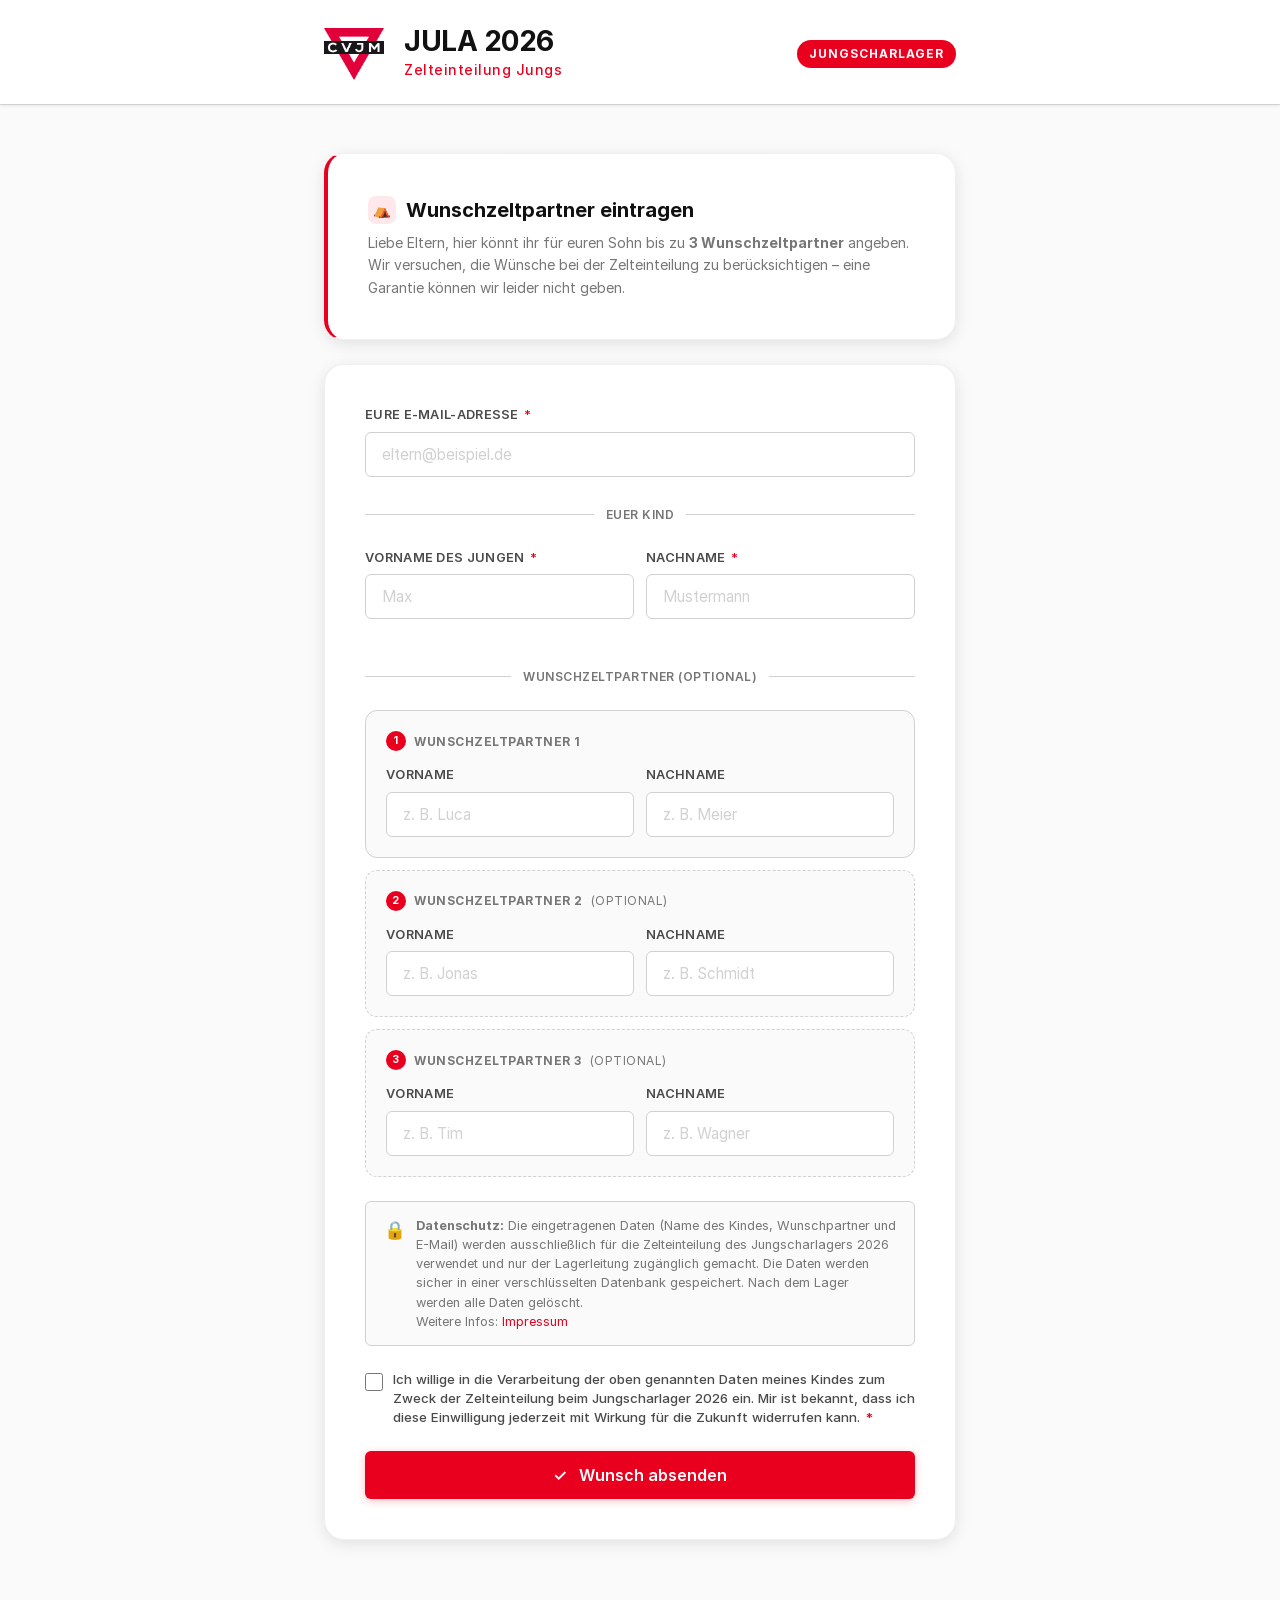
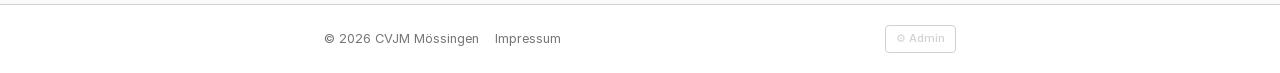
<file: index.html>
<!DOCTYPE html>
<html lang="de">
<head>
  <meta charset="UTF-8" />
  <meta name="viewport" content="width=device-width, initial-scale=1.0" />
  <title>JULA 2026 – Zelteinteilung Jungs | CVJM Mössingen</title>
  <meta name="description" content="Hier können Eltern Wunschzeltpartner für die Jungs beim Jungscharlager 2026 des CVJM Mössingen eintragen." />
  <meta name="robots" content="noindex, nofollow" />
  <link rel="stylesheet" href="css/style.css" />
</head>
<body class="page-wrapper">

  <!-- ============ HEADER ============ -->
  <header class="site-header">
    <div class="container">
      <div class="header-inner">
        <img src="assets/CVJM.png" alt="CVJM Mössingen Logo" class="header-logo" />
        <div class="header-text">
          <h1>JULA 2026</h1>
          <p class="subtitle">Zelteinteilung Jungs</p>
        </div>
        <div class="header-accent">Jungscharlager</div>
      </div>
    </div>
  </header>

  <!-- ============ MAIN ============ -->
  <main class="main-content">
    <div class="container">

      <!-- Einleitungstext -->
      <div class="card" style="margin-bottom: 24px; border-left: 4px solid var(--cvjm-red);">
        <div class="card__title">
          <span class="icon">⛺</span>
          Wunschzeltpartner eintragen
        </div>
        <p class="card__desc" style="margin-bottom:0;">
          Liebe Eltern, hier könnt ihr für euren Sohn bis zu <strong>3 Wunschzeltpartner</strong> angeben.
          Wir versuchen, die Wünsche bei der Zelteinteilung zu berücksichtigen – eine Garantie können wir leider nicht geben.

        </p>
      </div>

      <!-- Alertbox -->
      <div id="alert-box" class="alert hidden" role="alert" aria-live="polite"></div>

      <!-- Formular-Card -->
      <div class="card">

        <form id="wunsch-form" novalidate autocomplete="off">

          <!-- E-Mail -->
          <div class="form-group">
            <label for="email">Eure E-Mail-Adresse <span class="required">*</span></label>
            <input
              type="email"
              id="email"
              name="email"
              placeholder="eltern@beispiel.de"
              required
              autocomplete="email"
              inputmode="email"
            />
          </div>

          <!-- Divider -->
          <div class="form-divider">
            <span>Euer Kind</span>
          </div>

          <!-- Kind-Name -->
          <div class="form-row">
            <div class="form-group">
              <label for="vorname">Vorname des Jungen <span class="required">*</span></label>
              <input
                type="text"
                id="vorname"
                name="vorname"
                placeholder="Max"
                required
                autocomplete="off"
              />
            </div>
            <div class="form-group">
              <label for="nachname">Nachname <span class="required">*</span></label>
              <input
                type="text"
                id="nachname"
                name="nachname"
                placeholder="Mustermann"
                required
                autocomplete="off"
              />
            </div>
          </div>

          <!-- Divider -->
          <div class="form-divider">
            <span>Wunschzeltpartner (optional)</span>
          </div>

          <!-- Wunschpartner 1 -->
          <div class="partner-block">
            <div class="partner-block__label">
              <span class="partner-badge">1</span>
              Wunschzeltpartner 1
            </div>
            <div class="form-row">
              <div class="form-group" style="margin-bottom:0;">
                <label for="wunsch1-vorname">Vorname</label>
                <input
                  type="text"
                  id="wunsch1-vorname"
                  name="wunsch1-vorname"
                  placeholder="z. B. Luca"
                  autocomplete="off"
                />
              </div>
              <div class="form-group" style="margin-bottom:0;">
                <label for="wunsch1-nachname">Nachname</label>
                <input
                  type="text"
                  id="wunsch1-nachname"
                  name="wunsch1-nachname"
                  placeholder="z. B. Meier"
                  autocomplete="off"
                />
              </div>
            </div>
          </div>

          <!-- Wunschpartner 2 -->
          <div class="partner-block optional">
            <div class="partner-block__label">
              <span class="partner-badge">2</span>
              Wunschzeltpartner 2 <span style="font-weight:400;color:var(--gray-500)">(optional)</span>
            </div>
            <div class="form-row">
              <div class="form-group" style="margin-bottom:0;">
                <label for="wunsch2-vorname">Vorname</label>
                <input
                  type="text"
                  id="wunsch2-vorname"
                  name="wunsch2-vorname"
                  placeholder="z. B. Jonas"
                  autocomplete="off"
                />
              </div>
              <div class="form-group" style="margin-bottom:0;">
                <label for="wunsch2-nachname">Nachname</label>
                <input
                  type="text"
                  id="wunsch2-nachname"
                  name="wunsch2-nachname"
                  placeholder="z. B. Schmidt"
                  autocomplete="off"
                />
              </div>
            </div>
          </div>

          <!-- Wunschpartner 3 -->
          <div class="partner-block optional">
            <div class="partner-block__label">
              <span class="partner-badge">3</span>
              Wunschzeltpartner 3 <span style="font-weight:400;color:var(--gray-500)">(optional)</span>
            </div>
            <div class="form-row">
              <div class="form-group" style="margin-bottom:0;">
                <label for="wunsch3-vorname">Vorname</label>
                <input
                  type="text"
                  id="wunsch3-vorname"
                  name="wunsch3-vorname"
                  placeholder="z. B. Tim"
                  autocomplete="off"
                />
              </div>
              <div class="form-group" style="margin-bottom:0;">
                <label for="wunsch3-nachname">Nachname</label>
                <input
                  type="text"
                  id="wunsch3-nachname"
                  name="wunsch3-nachname"
                  placeholder="z. B. Wagner"
                  autocomplete="off"
                />
              </div>
            </div>
          </div>

          <!-- Datenschutzhinweis -->
          <div class="privacy-notice" role="note">
            <span style="font-size:1.1rem; flex-shrink:0;">🔒</span>
            <p>
              <strong>Datenschutz:</strong> Die eingetragenen Daten (Name des Kindes, Wunschpartner und E-Mail)
              werden ausschließlich für die Zelteinteilung des Jungscharlagers 2026 verwendet und
              nur der Lagerleitung zugänglich gemacht. Die Daten werden sicher in einer verschlüsselten Datenbank
              gespeichert. Nach dem Lager werden alle Daten gelöscht.
              <br>Weitere Infos: <a href="impressum.html">Impressum</a>
            </p>
          </div>

          <!-- DSGVO Einwilligung Checkbox -->
          <div class="form-group-checkbox">
            <input type="checkbox" id="privacy-consent" name="privacy-consent" required />
            <label for="privacy-consent">
              Ich willige in die Verarbeitung der oben genannten Daten meines Kindes zum Zweck der Zelteinteilung beim Jungscharlager 2026 ein. Mir ist bekannt, dass ich diese Einwilligung jederzeit mit Wirkung für die Zukunft widerrufen kann. <span class="required">*</span>
            </label>
          </div>

          <!-- Honeypot Feld für Spam-Schutz (für Menschen unsichtbar) -->
          <div style="display:none !important;" aria-hidden="true">
            <label for="confirm-phone-number">Bitte dieses Feld leer lassen:</label>
            <input type="text" id="confirm-phone-number" name="confirm-phone-number" tabindex="-1" autocomplete="off" />
          </div>

          <!-- Submit -->
          <button type="submit" id="submit-btn" class="btn btn--primary">
            <span class="btn-spinner"></span>
            <span class="btn-text">✓ &nbsp; Wunsch absenden</span>
          </button>

        </form>
      </div>

    </div>
  </main>

  <!-- ============ FOOTER ============ -->
  <footer class="site-footer">
    <div class="container">
      <div class="footer-inner">
        <div class="footer-left">
          <span class="footer-copy">© 2026 CVJM Mössingen</span>
          <a href="impressum.html" class="footer-link">Impressum</a>
        </div>
        <div class="footer-right">
          <a href="admin.html" class="btn--admin" title="Adminbereich">⚙ Admin</a>
        </div>
      </div>
    </div>
  </footer>

  <!-- ============ SCRIPTS ============ -->
  <!-- Firebase SDK (compat-Version, lokal gehostet für DSGVO-Konformität) -->
  <script src="js/libs/firebase-app-compat.js"></script>
  <script src="js/libs/firebase-firestore-compat.js"></script>
  <script src="js/libs/firebase-auth-compat.js"></script>

  <!-- App-Scripts -->
  <script src="js/firebase-config.js"></script>
  <script src="js/form.js"></script>

</body>
</html>
</file>
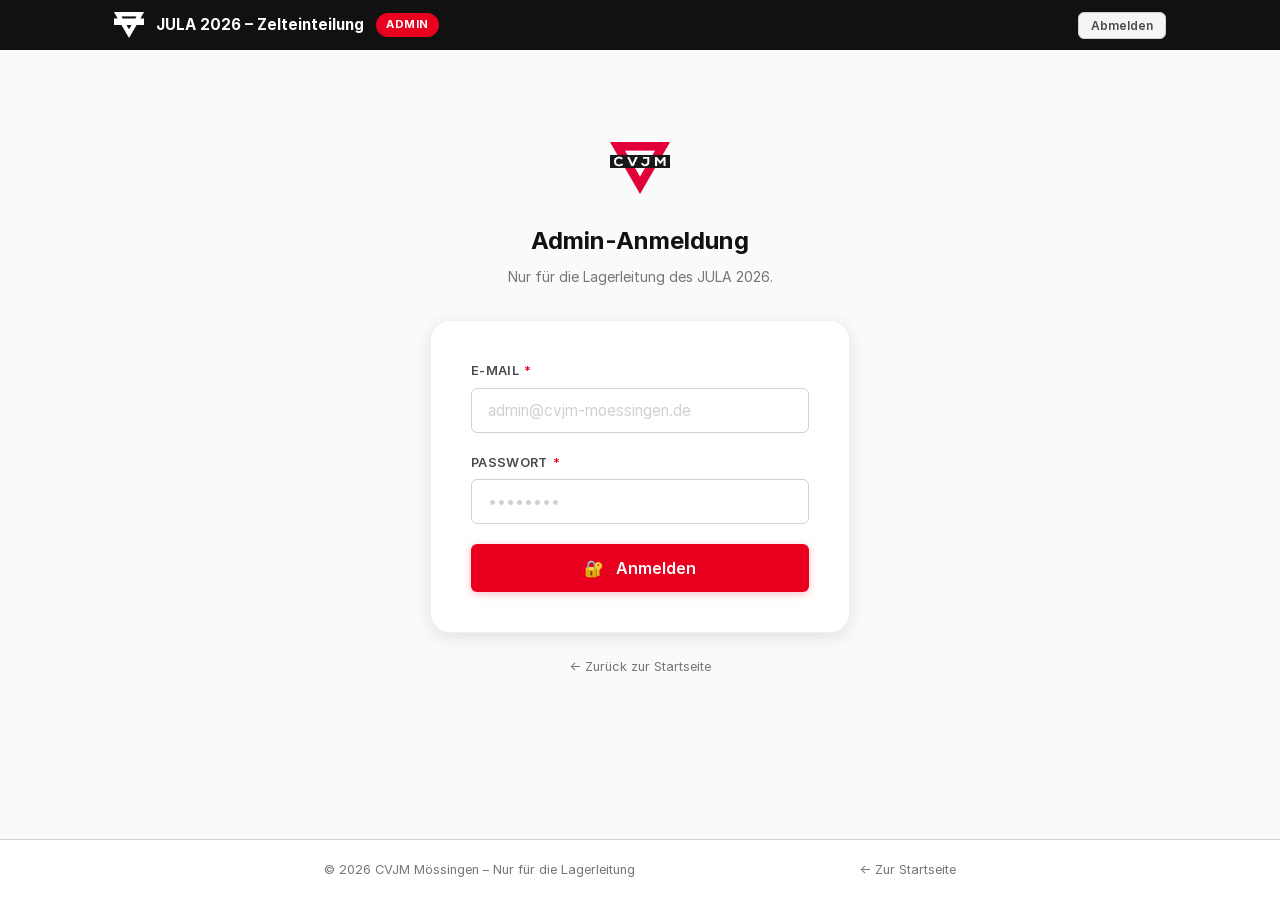
<file: admin.html>
<!DOCTYPE html>
<html lang="de">
<head>
  <meta charset="UTF-8" />
  <meta name="viewport" content="width=device-width, initial-scale=1.0" />
  <title>Adminbereich – JULA 2026 Zelteinteilung</title>
  <meta name="robots" content="noindex, nofollow" />
  <link rel="stylesheet" href="css/style.css" />
  <style>
    .admin-header-bar {
      background: var(--black);
      color: white;
      padding: 10px 0;
    }
    .admin-header-bar .container {
      display: flex;
      align-items: center;
      justify-content: space-between;
      gap: 12px;
    }
    .admin-badge {
      background: var(--cvjm-red);
      color: white;
      font-size: 0.7rem;
      font-weight: 700;
      padding: 3px 10px;
      border-radius: 100px;
      letter-spacing: 0.5px;
      text-transform: uppercase;
    }
    .admin-user-info {
      font-size: 0.8rem;
      color: #aaa;
      display: flex;
      align-items: center;
      gap: 10px;
    }
    #login-section.hidden,
    #dashboard-section.hidden {
      display: none;
    }
  </style>
</head>
<body class="page-wrapper" id="admin-page">

  <!-- ============ ADMIN HEADER BAR ============ -->
  <div class="admin-header-bar">
    <div class="container container--wide">
      <div style="display:flex;align-items:center;gap:12px;">
        <img src="assets/CVJM.png" alt="CVJM Logo" style="width:30px;height:30px;object-fit:contain;filter:brightness(0) invert(1);" />
        <span style="font-weight:700;font-size:0.95rem;">JULA 2026 – Zelteinteilung</span>
        <span class="admin-badge">Admin</span>
      </div>
      <div class="admin-user-info" id="admin-user-bar">
        <span id="admin-email-display"></span>
        <button id="logout-btn" class="btn btn--sm btn--secondary" style="padding:5px 12px;font-size:0.75rem;">Abmelden</button>
      </div>
    </div>
  </div>

  <!-- ============ MAIN ============ -->
  <main class="main-content" style="padding: 40px 0;">
    <div class="container container--wide">

      <!-- ======== LOGIN ======== -->
      <section id="login-section">
        <div class="admin-login-wrapper">
          <div class="admin-login-header">
            <img src="assets/CVJM.png" alt="CVJM Logo" style="width:60px;height:60px;object-fit:contain;margin-bottom:16px;" />
            <h2>Admin-Anmeldung</h2>
            <p>Nur für die Lagerleitung des JULA 2026.</p>
          </div>

          <div class="card">
            <div id="login-alert" class="alert hidden" role="alert" aria-live="polite"></div>

            <form id="login-form" novalidate>
              <div class="form-group">
                <label for="login-email">E-Mail <span class="required">*</span></label>
                <input type="email" id="login-email" placeholder="admin@cvjm-moessingen.de" required autocomplete="email" />
              </div>
              <div class="form-group">
                <label for="login-password">Passwort <span class="required">*</span></label>
                <input type="password" id="login-password" placeholder="••••••••" required autocomplete="current-password" />
              </div>
              <button type="submit" id="login-btn" class="btn btn--primary">
                <span class="btn-spinner"></span>
                <span class="btn-text">🔐 &nbsp; Anmelden</span>
              </button>
            </form>
          </div>

          <p style="text-align:center;margin-top:20px;">
            <a href="index.html" class="footer-link">← Zurück zur Startseite</a>
          </p>
        </div>
      </section>

      <!-- ======== DASHBOARD ======== -->
      <section id="dashboard-section" class="hidden">

        <!-- Statistiken -->
        <div class="stats-bar">
          <div class="stat-card">
            <div class="stat-card__value" id="stat-total">–</div>
            <div class="stat-card__label">Einträge gesamt</div>
          </div>
          <div class="stat-card">
            <div class="stat-card__value" id="stat-with-wishes">–</div>
            <div class="stat-card__label">Mit Wunsch</div>
          </div>
          <div class="stat-card">
            <div class="stat-card__value" id="stat-without-wishes">–</div>
            <div class="stat-card__label">Ohne Wunsch</div>
          </div>
          <div class="stat-card">
            <div class="stat-card__value" id="stat-fulfillment-rate">–</div>
            <div class="stat-card__label">Wunscherfüllung</div>
          </div>
        </div>

        <!-- Tabs -->
        <div class="admin-tabs" role="tablist">
          <button class="tab-btn active" data-tab="entries" role="tab" aria-selected="true" id="tab-btn-entries">
            📋 Einträge
          </button>
          <button class="tab-btn" data-tab="graph" role="tab" aria-selected="false" id="tab-btn-graph">
            🌐 Wunschgraph
          </button>
          <button class="tab-btn" data-tab="groups" role="tab" aria-selected="false" id="tab-btn-groups">
            ⛺ Zeltgruppen
          </button>
        </div>

        <!-- ---- Tab: Einträge ---- -->
        <div id="tab-entries" class="tab-panel active" role="tabpanel">
          <div class="toolbar">
            <div class="toolbar__title">Alle eingegangenen Wünsche</div>
            <div class="toolbar__actions">
              <button id="export-xlsx-btn" class="btn btn--secondary btn--sm">
                📥 Als Excel exportieren
              </button>
            </div>
          </div>

          <div class="data-table-wrapper">
            <table class="data-table" aria-label="Wunschpartner-Einträge">
              <thead>
                <tr>
                  <th>#</th>
                  <th>Kind</th>
                  <th>E-Mail</th>
                  <th>Wunschpartner</th>
                  <th>Eingegangen</th>
                </tr>
              </thead>
              <tbody id="entries-tbody">
                <tr>
                  <td colspan="5" class="table-empty">Daten werden geladen…</td>
                </tr>
              </tbody>
            </table>
          </div>
        </div>

        <!-- ---- Tab: Graph ---- -->
        <div id="tab-graph" class="tab-panel" role="tabpanel">
          <div class="toolbar">
            <div class="toolbar__title">Wunschverbindungs-Graph</div>
            <div class="toolbar__actions" style="display:flex;align-items:center;gap:12px;flex-wrap:wrap;">
              <!-- Manuelle Verbindung -->
              <div class="connection-tool" style="display:inline-flex;align-items:center;gap:6px;background:var(--gray-50);border:1.5px solid var(--gray-300);padding:4px 8px;border-radius:var(--radius-sm);">
                <span style="font-size:0.7rem;font-weight:700;color:var(--gray-500);text-transform:uppercase;">Verbindung:</span>
                <select id="conn-select-1" style="padding:4px;font-size:0.8rem;border:1px solid var(--gray-300);border-radius:4px;max-width:130px;outline:none;"></select>
                <span style="font-size:0.8rem;color:var(--gray-500);">➔</span>
                <select id="conn-select-2" style="padding:4px;font-size:0.8rem;border:1px solid var(--gray-300);border-radius:4px;max-width:130px;outline:none;"></select>
                <button id="add-conn-btn" class="btn btn--sm btn--primary" style="padding:4px 10px;font-size:0.75rem;width:auto;height:28px;">Hinzufügen</button>
              </div>

              <!-- Dichte-Selector -->
              <div class="density-selector" style="display:inline-flex;background:var(--gray-100);padding:3px;border-radius:var(--radius-sm);border:1.5px solid var(--gray-300);gap:2px;">
                <button id="density-normal-btn" class="btn btn--sm active" style="padding:6px 12px;background:var(--white);box-shadow:var(--shadow-sm);border:none;">↔️ Normal</button>
                <button id="density-tight-btn" class="btn btn--sm" style="padding:6px 12px;background:transparent;border:none;">🤏 Eng</button>
                <button id="density-super-btn" class="btn btn--sm" style="padding:6px 12px;background:transparent;border:none;">💥 Sehr eng</button>
              </div>

              <button id="toggle-cluster-btn" class="btn btn--outline btn--sm" style="display: none;">
                🔮 Gruppen bündeln
              </button>
              <button id="fullscreen-btn" class="btn btn--outline btn--sm">
                🖥️ Vollbild
              </button>
              <button id="load-graph-btn" class="btn btn--outline btn--sm">
                🔄 Aktualisieren
              </button>
              <button id="export-png-btn" class="btn btn--secondary btn--sm">
                🖼 PNG Export
              </button>
            </div>
          </div>

          <div id="graph-container" class="graph-container">
            <div class="graph-empty">
              <span class="icon">🌐</span>
              <p>Klicke auf „Graph laden", um die Wunschverbindungen anzuzeigen.</p>
            </div>
          </div>

          <!-- Kleine Erklärungsleiste unten -->
          <div class="graph-legend-bar" style="margin-top:12px;padding:10px 14px;background:var(--gray-50);border:1.5px solid var(--gray-200);border-radius:var(--radius-sm);font-size:0.75rem;display:flex;flex-wrap:wrap;gap:14px;justify-content:center;color:var(--gray-700);line-height:1.3;">
            <span>🔴 <strong>Rot:</strong> Gegenseitiger Wunsch</span>
            <span>⚫ <strong>Grau:</strong> Einseitiger Wunsch</span>
            <span>🟢 <strong>Grün:</strong> Manuelle Verbindung</span>
            <span>❌ <strong>Gestrichelt:</strong> Gelöste Verbindung (weiterer Abstand)</span>
            <span style="color:var(--gray-300);">|</span>
            <span>💡 <em>Tipp: Klicke auf Kanten, um sie zu lösen oder grüne Linien zu löschen. Drag & Drop zum Verschieben.</em></span>
          </div>
        </div>

        <!-- ---- Tab: Gruppen ---- -->
        <div id="tab-groups" class="tab-panel" role="tabpanel">
          <div class="toolbar">
            <div class="toolbar__title">Zeltgruppen-Vorschlag</div>
            <div class="toolbar__actions" style="display:flex;gap:8px;">
              <button id="export-groups-btn" class="btn btn--secondary btn--sm" disabled>
                📥 Gruppen als Excel exportieren
              </button>
              <button id="fullscreen-groups-btn" class="btn btn--outline btn--sm">
                🖥️ Vollbild
              </button>
            </div>
          </div>

          <div class="group-controls" style="display:flex;flex-wrap:wrap;gap:16px;align-items:flex-end;background:var(--gray-50);padding:16px;border-radius:var(--radius);border:1.5px solid var(--gray-200);margin-bottom:20px;">
            <div class="form-group" style="margin-bottom:0;">
              <label for="calc-mode">Berechnungsmodus</label>
              <select id="calc-mode" style="padding:10px;font-size:0.875rem;border:1px solid var(--gray-300);border-radius:var(--radius-sm);outline:none;background:var(--white);">
                <option value="size">Max. Zeltgröße vorgeben</option>
                <option value="count" selected>Feste Zeltanzahl vorgeben</option>
              </select>
            </div>

            <!-- Inputs für Zeltgröße -->
            <div id="size-mode-inputs" class="form-group" style="margin-bottom:0;display:none;">
              <label for="zelt-groesse">Max. Kinder pro Zelt</label>
              <input type="number" id="zelt-groesse" min="2" max="20" value="5" style="width:120px;padding:10px;" />
            </div>

            <!-- Inputs für Zeltanzahl -->
            <div id="count-mode-inputs" class="form-group" style="margin-bottom:0;display:flex;gap:12px;">
              <div style="display:inline-block;margin-right:12px;">
                <label for="zelt-anzahl">Anzahl Zelte</label>
                <input type="number" id="zelt-anzahl" min="1" max="50" value="5" style="width:100px;padding:10px;" />
              </div>
              <div style="display:inline-block;">
                <label for="zelt-variation">Max. Variation (Diff)</label>
                <input type="number" id="zelt-variation" min="0" max="5" value="1" style="width:100px;padding:10px;" />
              </div>
            </div>

            <div style="display:flex;gap:8px;margin-left:auto;flex-wrap:wrap;">
              <button id="calc-groups-btn" class="btn btn--primary" style="width:auto;height:42px;padding:0 20px;">
                ⚡ Berechnen
              </button>
              <button id="edit-mode-btn" class="btn btn--outline" style="width:auto;height:42px;padding:0 16px;" disabled>
                ✏️ Bearbeiten
              </button>
            </div>
          </div>

          <div id="groups-grid" class="group-grid">
            <p style="color:var(--gray-500);font-size:0.9rem;">
              Wähle den Modus und klicke auf „Berechnen".
            </p>
          </div>
        </div>

      </section>

    </div>
  </main>

  <!-- ============ FOOTER ============ -->
  <footer class="site-footer">
    <div class="container">
      <div class="footer-inner">
        <div class="footer-left">
          <span class="footer-copy">© 2026 CVJM Mössingen – Nur für die Lagerleitung</span>
        </div>
        <div class="footer-right">
          <a href="index.html" class="footer-link">← Zur Startseite</a>
        </div>
      </div>
    </div>
  </footer>

  <!-- ============ SCRIPTS ============ -->
  <!-- Firebase SDK (lokal gehostet für DSGVO-Konformität) -->
  <script src="js/libs/firebase-app-compat.js"></script>
  <script src="js/libs/firebase-firestore-compat.js"></script>
  <script src="js/libs/firebase-auth-compat.js"></script>

  <!-- D3.js (lokal gehostet für DSGVO-Konformität) -->
  <script src="js/libs/d3.min.js"></script>

  <!-- SheetJS für XLSX-Export (lokal gehostet für DSGVO-Konformität) -->
  <script src="js/libs/xlsx.full.min.js"></script>

  <!-- App-Scripts -->
  <script src="js/firebase-config.js"></script>
  <script src="js/algorithm.js"></script>
  <script src="js/graph.js"></script>
  <script src="js/export.js"></script>
  <script src="js/admin.js"></script>

</body>
</html>
</file>
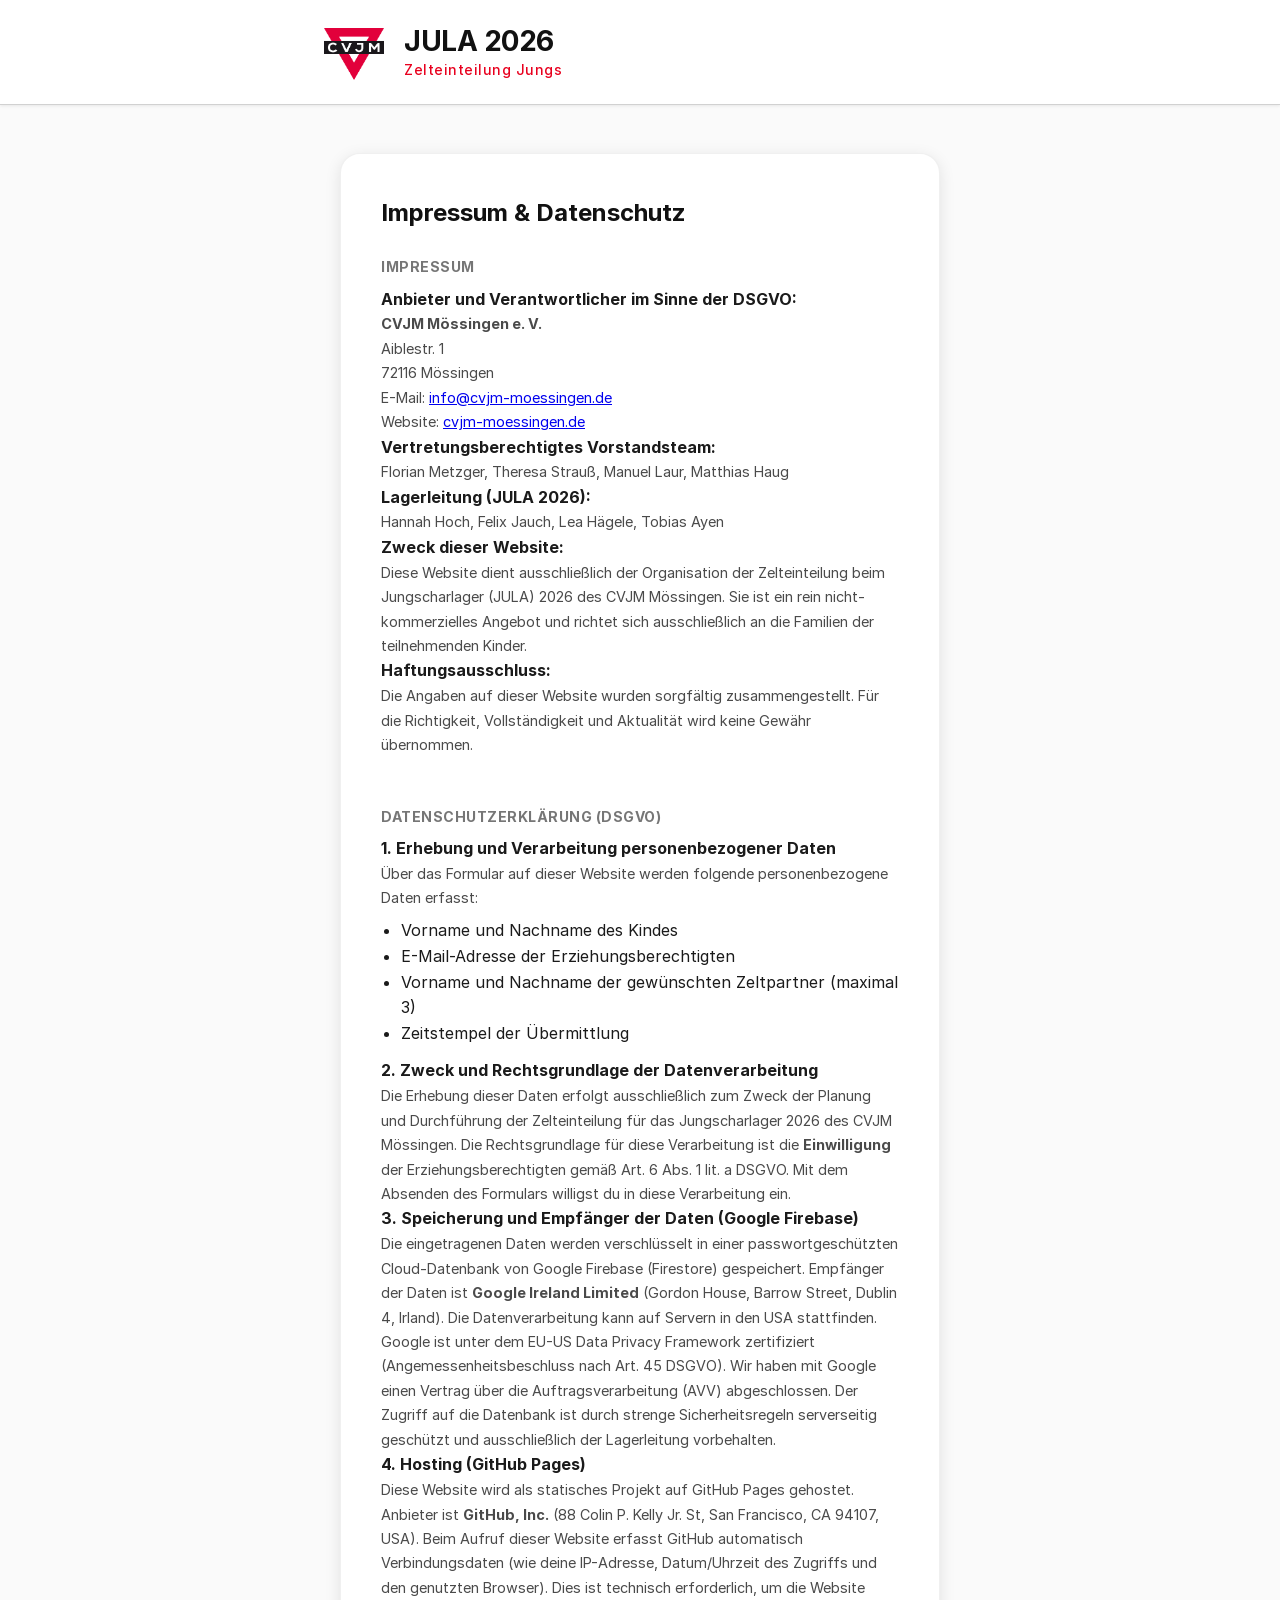
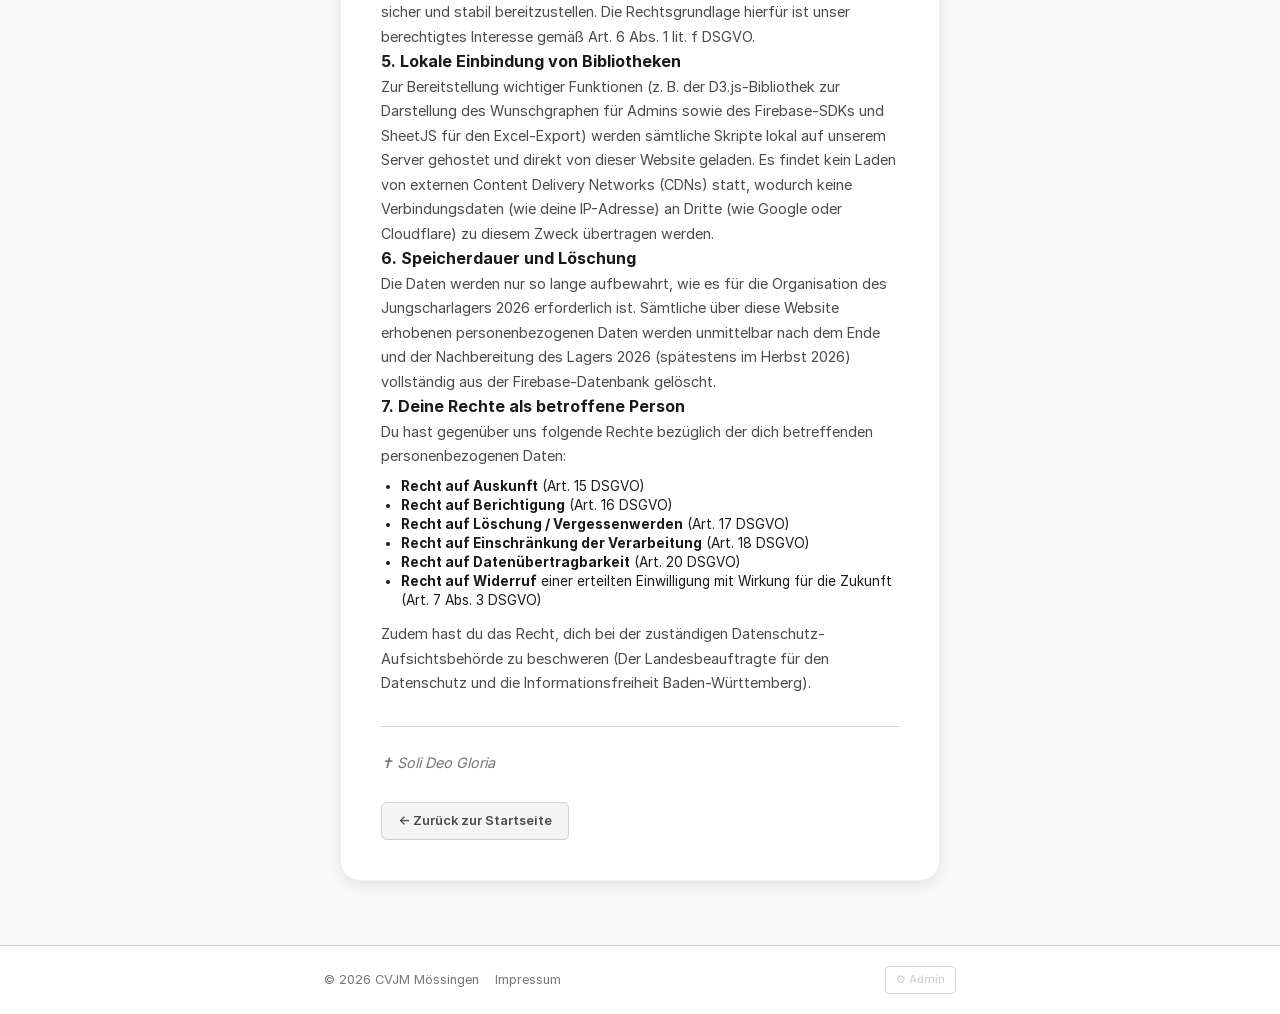
<file: impressum.html>
<!DOCTYPE html>
<html lang="de">
<head>
  <meta charset="UTF-8" />
  <meta name="viewport" content="width=device-width, initial-scale=1.0" />
  <title>Impressum – JULA 2026 | CVJM Mössingen</title>
  <meta name="robots" content="noindex, nofollow" />
  <link rel="stylesheet" href="css/style.css" />
</head>
<body class="page-wrapper">

  <!-- ============ HEADER ============ -->
  <header class="site-header">
    <div class="container">
      <div class="header-inner">
        <img src="assets/CVJM.png" alt="CVJM Mössingen Logo" class="header-logo" />
        <div class="header-text">
          <h1>JULA 2026</h1>
          <p class="subtitle">Zelteinteilung Jungs</p>
        </div>
      </div>
    </div>
  </header>

  <!-- ============ MAIN ============ -->
  <main class="main-content">
    <div class="container">
      <div class="card impressum-content">

        <h2>Impressum &amp; Datenschutz</h2>

        <h3>Impressum</h3>

        <h4>Anbieter und Verantwortlicher im Sinne der DSGVO:</h4>
        <p>
          <strong>CVJM Mössingen e. V.</strong><br>
          Aiblestr. 1<br>
          72116 Mössingen<br>
          E-Mail: <a href="mailto:info@cvjm-moessingen.de">info@cvjm-moessingen.de</a><br>
          Website: <a href="https://cvjm-moessingen.de" target="_blank" rel="noopener">cvjm-moessingen.de</a>
        </p>

        <h4>Vertretungsberechtigtes Vorstandsteam:</h4>
        <p>
          Florian Metzger, Theresa Strauß, Manuel Laur, Matthias Haug
        </p>

        <h4>Lagerleitung (JULA 2026):</h4>
        <p>
          Hannah Hoch, Felix Jauch, Lea Hägele, Tobias Ayen
        </p>

        <h4>Zweck dieser Website:</h4>
        <p>
          Diese Website dient ausschließlich der Organisation der Zelteinteilung beim
          Jungscharlager (JULA) 2026 des CVJM Mössingen. Sie ist ein rein nicht-kommerzielles
          Angebot und richtet sich ausschließlich an die Familien der teilnehmenden Kinder.
        </p>

        <h4>Haftungsausschluss:</h4>
        <p>
          Die Angaben auf dieser Website wurden sorgfältig zusammengestellt. Für die Richtigkeit,
          Vollständigkeit und Aktualität wird keine Gewähr übernommen.
        </p>

        <hr style="border:0; border-top:1px solid var(--gray-200); margin:24px 0;">

        <h3>Datenschutzerklärung (DSGVO)</h3>

        <h4>1. Erhebung und Verarbeitung personenbezogener Daten</h4>
        <p>
          Über das Formular auf dieser Website werden folgende personenbezogene Daten erfasst:
        </p>
        <ul style="margin: 8px 0 12px 20px; padding: 0;">
          <li>Vorname und Nachname des Kindes</li>
          <li>E-Mail-Adresse der Erziehungsberechtigten</li>
          <li>Vorname und Nachname der gewünschten Zeltpartner (maximal 3)</li>
          <li>Zeitstempel der Übermittlung</li>
        </ul>

        <h4>2. Zweck und Rechtsgrundlage der Datenverarbeitung</h4>
        <p>
          Die Erhebung dieser Daten erfolgt ausschließlich zum Zweck der Planung und Durchführung der Zelteinteilung für das Jungscharlager 2026 des CVJM Mössingen.
          Die Rechtsgrundlage für diese Verarbeitung ist die <strong>Einwilligung</strong> der Erziehungsberechtigten gemäß Art. 6 Abs. 1 lit. a DSGVO. Mit dem Absenden des Formulars willigst du in diese Verarbeitung ein.
        </p>

        <h4>3. Speicherung und Empfänger der Daten (Google Firebase)</h4>
        <p>
          Die eingetragenen Daten werden verschlüsselt in einer passwortgeschützten Cloud-Datenbank von Google Firebase (Firestore) gespeichert.
          Empfänger der Daten ist <strong>Google Ireland Limited</strong> (Gordon House, Barrow Street, Dublin 4, Irland). Die Datenverarbeitung kann auf Servern in den USA stattfinden. Google ist unter dem EU-US Data Privacy Framework zertifiziert (Angemessenheitsbeschluss nach Art. 45 DSGVO). Wir haben mit Google einen Vertrag über die Auftragsverarbeitung (AVV) abgeschlossen.
          Der Zugriff auf die Datenbank ist durch strenge Sicherheitsregeln serverseitig geschützt und ausschließlich der Lagerleitung vorbehalten.
        </p>

        <h4>4. Hosting (GitHub Pages)</h4>
        <p>
          Diese Website wird als statisches Projekt auf GitHub Pages gehostet. Anbieter ist <strong>GitHub, Inc.</strong> (88 Colin P. Kelly Jr. St, San Francisco, CA 94107, USA).
          Beim Aufruf dieser Website erfasst GitHub automatisch Verbindungsdaten (wie deine IP-Adresse, Datum/Uhrzeit des Zugriffs und den genutzten Browser). Dies ist technisch erforderlich, um die Website sicher und stabil bereitzustellen. Die Rechtsgrundlage hierfür ist unser berechtigtes Interesse gemäß Art. 6 Abs. 1 lit. f DSGVO.
        </p>

        <h4>5. Lokale Einbindung von Bibliotheken</h4>
        <p>
          Zur Bereitstellung wichtiger Funktionen (z. B. der D3.js-Bibliothek zur Darstellung des Wunschgraphen für Admins sowie des Firebase-SDKs und SheetJS für den Excel-Export) werden sämtliche Skripte lokal auf unserem Server gehostet und direkt von dieser Website geladen. Es findet kein Laden von externen Content Delivery Networks (CDNs) statt, wodurch keine Verbindungsdaten (wie deine IP-Adresse) an Dritte (wie Google oder Cloudflare) zu diesem Zweck übertragen werden.
        </p>

        <h4>6. Speicherdauer und Löschung</h4>
        <p>
          Die Daten werden nur so lange aufbewahrt, wie es für die Organisation des Jungscharlagers 2026 erforderlich ist.
          Sämtliche über diese Website erhobenen personenbezogenen Daten werden unmittelbar nach dem Ende und der Nachbereitung des Lagers 2026 (spätestens im Herbst 2026) vollständig aus der Firebase-Datenbank gelöscht.
        </p>

        <h4>7. Deine Rechte als betroffene Person</h4>
        <p>
          Du hast gegenüber uns folgende Rechte bezüglich der dich betreffenden personenbezogenen Daten:
        </p>
        <ul style="margin: 8px 0 12px 20px; padding: 0; font-size: 0.85rem; line-height: 1.4;">
          <li><strong>Recht auf Auskunft</strong> (Art. 15 DSGVO)</li>
          <li><strong>Recht auf Berichtigung</strong> (Art. 16 DSGVO)</li>
          <li><strong>Recht auf Löschung / Vergessenwerden</strong> (Art. 17 DSGVO)</li>
          <li><strong>Recht auf Einschränkung der Verarbeitung</strong> (Art. 18 DSGVO)</li>
          <li><strong>Recht auf Datenübertragbarkeit</strong> (Art. 20 DSGVO)</li>
          <li><strong>Recht auf Widerruf</strong> einer erteilten Einwilligung mit Wirkung für die Zukunft (Art. 7 Abs. 3 DSGVO)</li>
        </ul>
        <p>
          Zudem hast du das Recht, dich bei der zuständigen Datenschutz-Aufsichtsbehörde zu beschweren (Der Landesbeauftragte für den Datenschutz und die Informationsfreiheit Baden-Württemberg).
        </p>

        <div class="impressum-soli" style="margin-top: 30px;">
          ✝ Soli Deo Gloria
        </div>

        <div style="margin-top:28px;">
          <a href="index.html" class="btn btn--secondary btn--sm">← Zurück zur Startseite</a>
        </div>

      </div>
    </div>
  </main>

  <!-- ============ FOOTER ============ -->
  <footer class="site-footer">
    <div class="container">
      <div class="footer-inner">
        <div class="footer-left">
          <span class="footer-copy">© 2026 CVJM Mössingen</span>
          <a href="impressum.html" class="footer-link">Impressum</a>
        </div>
        <div class="footer-right">
          <a href="admin.html" class="btn--admin" title="Adminbereich">⚙ Admin</a>
        </div>
      </div>
    </div>
  </footer>

</body>
</html>
</file>
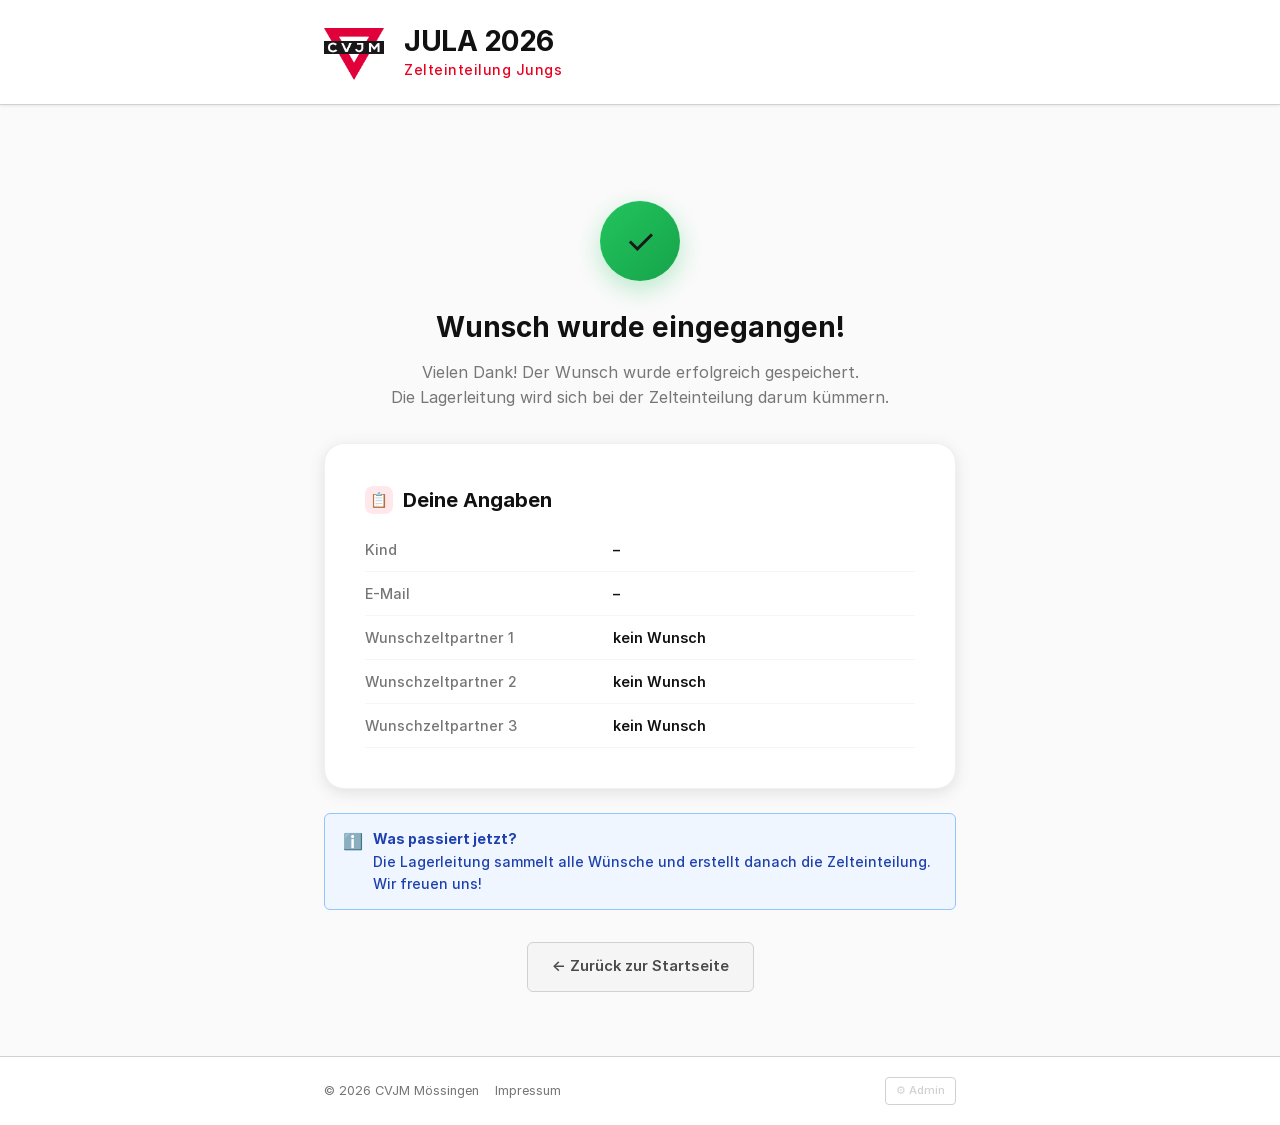
<file: success.html>
<!DOCTYPE html>
<html lang="de">
<head>
  <meta charset="UTF-8" />
  <meta name="viewport" content="width=device-width, initial-scale=1.0" />
  <title>Wunsch eingegangen – JULA 2026 | CVJM Mössingen</title>
  <meta name="robots" content="noindex, nofollow" />
  <link rel="stylesheet" href="css/style.css" />
</head>
<body class="page-wrapper">

  <!-- ============ HEADER ============ -->
  <header class="site-header">
    <div class="container">
      <div class="header-inner">
        <img src="assets/CVJM.png" alt="CVJM Mössingen Logo" class="header-logo" />
        <div class="header-text">
          <h1>JULA 2026</h1>
          <p class="subtitle">Zelteinteilung Jungs</p>
        </div>
      </div>
    </div>
  </header>

  <!-- ============ MAIN ============ -->
  <main class="main-content">
    <div class="container">

      <!-- Erfolgs-Hero -->
      <div class="success-hero">
        <div class="success-icon">✓</div>
        <h2>Wunsch wurde eingegangen!</h2>
        <p>Vielen Dank! Der Wunsch wurde erfolgreich gespeichert.<br>Die Lagerleitung wird sich bei der Zelteinteilung darum kümmern.</p>
      </div>

      <!-- Zusammenfassungs-Card -->
      <div class="card" id="summary-card">
        <div class="card__title">
          <span class="icon">📋</span>
          Deine Angaben
        </div>
        <table class="summary-table" id="summary-table">
          <tbody>
            <tr>
              <td>Kind</td>
              <td id="sum-kind">–</td>
            </tr>
            <tr>
              <td>E-Mail</td>
              <td id="sum-email">–</td>
            </tr>
            <tr>
              <td>Wunschzeltpartner 1</td>
              <td id="sum-w1">kein Wunsch</td>
            </tr>
            <tr>
              <td>Wunschzeltpartner 2</td>
              <td id="sum-w2">kein Wunsch</td>
            </tr>
            <tr>
              <td>Wunschzeltpartner 3</td>
              <td id="sum-w3">kein Wunsch</td>
            </tr>
          </tbody>
        </table>
      </div>

      <!-- Info-Box -->
      <div class="alert alert--info" style="margin-top:24px;" role="note">
        <span class="alert__icon">ℹ️</span>
        <div>
          <strong>Was passiert jetzt?</strong><br>
          Die Lagerleitung sammelt alle Wünsche und erstellt danach die Zelteinteilung.
          Wir freuen uns!
        </div>
      </div>

      <!-- Zurück-Button -->
      <div style="text-align:center; margin-top:32px;">
        <a href="index.html" class="btn btn--secondary" style="display:inline-flex;">
          ← Zurück zur Startseite
        </a>
      </div>

    </div>
  </main>

  <!-- ============ FOOTER ============ -->
  <footer class="site-footer">
    <div class="container">
      <div class="footer-inner">
        <div class="footer-left">
          <span class="footer-copy">© 2026 CVJM Mössingen</span>
          <a href="impressum.html" class="footer-link">Impressum</a>
        </div>
        <div class="footer-right">
          <a href="admin.html" class="btn--admin" title="Adminbereich">⚙ Admin</a>
        </div>
      </div>
    </div>
  </footer>

  <!-- ============ SCRIPTS ============ -->
  <script>
    // Zusammenfassung aus sessionStorage laden (DSGVO-konform)
    (function () {
      try {
        const raw = sessionStorage.getItem('jula2026_summary');
        if (!raw) return;

        // Sofort aus sessionStorage löschen, um Datenrückstände im Speicher zu minimieren
        sessionStorage.removeItem('jula2026_summary');

        const data = JSON.parse(raw);

        const sumKind  = document.getElementById('sum-kind');
        const sumEmail = document.getElementById('sum-email');
        const sumW     = [
          document.getElementById('sum-w1'),
          document.getElementById('sum-w2'),
          document.getElementById('sum-w3'),
        ];

        if (sumKind)  sumKind.textContent  = `${data.vorname || ''} ${data.nachname || ''}`.trim();
        if (sumEmail) sumEmail.textContent = data.email || '–';

        (data.partners || []).forEach((p, i) => {
          if (sumW[i] && p && (p.vorname || p.nachname)) {
            sumW[i].textContent = `${p.vorname || ''} ${p.nachname || ''}`.trim();
          }
        });

      } catch (e) {
        // Fehler beim Parsen – kein Problem, Standardtext wird angezeigt
        console.warn('Zusammenfassung konnte nicht geladen werden.', e);
      }
    })();
  </script>

</body>
</html>
</file>
<file: css/style.css>
/* ============================================
   JULA 2026 – Zelteinteilung
   CVJM Mössingen | Global Stylesheet
   ============================================ */

/* --- Local Fonts (DSGVO-konform) --- */
@font-face {
  font-family: 'Inter';
  font-weight: 400;
  font-style: normal;
  src: url('../assets/fonts/Inter-Regular.woff2') format('woff2');
  font-display: swap;
}
@font-face {
  font-family: 'Inter';
  font-weight: 500;
  font-style: normal;
  src: url('../assets/fonts/Inter-Medium.woff2') format('woff2');
  font-display: swap;
}
@font-face {
  font-family: 'Inter';
  font-weight: 600;
  font-style: normal;
  src: url('../assets/fonts/Inter-SemiBold.woff2') format('woff2');
  font-display: swap;
}
@font-face {
  font-family: 'Inter';
  font-weight: 700;
  font-style: normal;
  src: url('../assets/fonts/Inter-Bold.woff2') format('woff2');
  font-display: swap;
}

/* --- Design Tokens --- */
:root {
  --cvjm-red:       #E8001E;
  --cvjm-red-dark:  #C0001A;
  --cvjm-red-light: #FFE8EB;
  --black:          #111111;
  --gray-900:       #1a1a1a;
  --gray-700:       #4a4a4a;
  --gray-500:       #767676;
  --gray-300:       #d1d1d1;
  --gray-100:       #f5f5f5;
  --gray-50:        #fafafa;
  --white:          #ffffff;

  --font:           'Inter', -apple-system, BlinkMacSystemFont, sans-serif;
  --radius-sm:      6px;
  --radius:         12px;
  --radius-lg:      20px;
  --shadow-sm:      0 1px 3px rgba(0,0,0,0.08);
  --shadow:         0 4px 16px rgba(0,0,0,0.10);
  --shadow-lg:      0 12px 40px rgba(0,0,0,0.14);
  --transition:     0.22s cubic-bezier(0.4,0,0.2,1);
}

/* --- Reset & Base --- */
*, *::before, *::after {
  box-sizing: border-box;
  margin: 0;
  padding: 0;
}

html {
  scroll-behavior: smooth;
}

body {
  font-family: var(--font);
  background-color: var(--gray-50);
  color: var(--gray-900);
  line-height: 1.6;
  min-height: 100vh;
  display: flex;
  flex-direction: column;
  -webkit-font-smoothing: antialiased;
}

/* --- Layout --- */
.page-wrapper {
  flex: 1;
  display: flex;
  flex-direction: column;
  min-height: 100vh;
}

.container {
  width: 100%;
  max-width: 680px;
  margin: 0 auto;
  padding: 0 24px;
}

.container--wide {
  max-width: 1100px;
}

/* ============================================
   HEADER
   ============================================ */
.site-header {
  background: var(--white);
  border-bottom: 1px solid var(--gray-300);
  padding: 24px 0 20px;
  box-shadow: var(--shadow-sm);
  position: sticky;
  top: 0;
  z-index: 100;
}

.header-inner {
  display: flex;
  align-items: center;
  gap: 20px;
}

.header-logo {
  width: 60px;
  height: 60px;
  object-fit: contain;
  flex-shrink: 0;
  transition: transform var(--transition);
}

.header-logo:hover {
  transform: scale(1.05);
}

.header-text h1 {
  font-size: 1.75rem;
  font-weight: 800;
  color: var(--black);
  letter-spacing: -0.5px;
  line-height: 1.1;
}

.header-text .subtitle {
  font-size: 0.875rem;
  font-weight: 500;
  color: var(--cvjm-red);
  letter-spacing: 0.5px;
  margin-top: 2px;
}

.header-accent {
  margin-left: auto;
  background: var(--cvjm-red);
  color: white;
  font-size: 0.75rem;
  font-weight: 700;
  letter-spacing: 1px;
  padding: 4px 12px;
  border-radius: 100px;
  text-transform: uppercase;
}

/* ============================================
   MAIN CONTENT
   ============================================ */
.main-content {
  flex: 1;
  padding: 48px 0 64px;
}

/* ============================================
   CARD
   ============================================ */
.card {
  background: var(--white);
  border-radius: var(--radius-lg);
  box-shadow: var(--shadow);
  padding: 40px;
  border: 1px solid rgba(0,0,0,0.06);
}

.card + .card {
  margin-top: 24px;
}

.card__title {
  font-size: 1.25rem;
  font-weight: 700;
  color: var(--black);
  margin-bottom: 6px;
  display: flex;
  align-items: center;
  gap: 10px;
}

.card__title .icon {
  width: 28px;
  height: 28px;
  background: var(--cvjm-red-light);
  border-radius: 8px;
  display: inline-flex;
  align-items: center;
  justify-content: center;
  font-size: 0.9rem;
  flex-shrink: 0;
}

.card__desc {
  font-size: 0.875rem;
  color: var(--gray-500);
  margin-bottom: 28px;
}

/* ============================================
   FORM
   ============================================ */
.form-group {
  margin-bottom: 20px;
}

.form-row {
  display: grid;
  grid-template-columns: 1fr 1fr;
  gap: 12px;
}

label {
  display: block;
  font-size: 0.8rem;
  font-weight: 600;
  color: var(--gray-700);
  margin-bottom: 6px;
  letter-spacing: 0.3px;
  text-transform: uppercase;
}

label .required {
  color: var(--cvjm-red);
  margin-left: 2px;
}

input[type="text"],
input[type="email"],
input[type="password"],
input[type="number"] {
  width: 100%;
  padding: 12px 16px;
  border: 1.5px solid var(--gray-300);
  border-radius: var(--radius-sm);
  font-family: var(--font);
  font-size: 0.95rem;
  color: var(--gray-900);
  background: var(--white);
  transition: border-color var(--transition), box-shadow var(--transition);
  outline: none;
}

input[type="text"]:focus,
input[type="email"]:focus,
input[type="password"]:focus,
input[type="number"]:focus {
  border-color: var(--cvjm-red);
  box-shadow: 0 0 0 3px rgba(232,0,30,0.12);
}

input[type="text"]:disabled,
input[type="email"]:disabled {
  background: var(--gray-100);
  color: var(--gray-500);
  cursor: not-allowed;
}

input::placeholder {
  color: var(--gray-300);
}

/* --- Divider --- */
.form-divider {
  display: flex;
  align-items: center;
  gap: 12px;
  margin: 28px 0 24px;
}

.form-divider::before,
.form-divider::after {
  content: '';
  flex: 1;
  height: 1px;
  background: var(--gray-300);
}

.form-divider span {
  font-size: 0.75rem;
  font-weight: 600;
  color: var(--gray-500);
  letter-spacing: 0.5px;
  text-transform: uppercase;
  white-space: nowrap;
}

/* --- Partner fields --- */
.partner-block {
  background: var(--gray-50);
  border: 1.5px solid var(--gray-300);
  border-radius: var(--radius);
  padding: 20px;
  margin-bottom: 12px;
  position: relative;
  transition: border-color var(--transition);
}

.partner-block.optional {
  border-style: dashed;
}

.partner-block__label {
  font-size: 0.75rem;
  font-weight: 700;
  color: var(--gray-500);
  text-transform: uppercase;
  letter-spacing: 0.5px;
  margin-bottom: 14px;
  display: flex;
  align-items: center;
  gap: 8px;
}

.partner-badge {
  display: inline-flex;
  align-items: center;
  justify-content: center;
  width: 20px;
  height: 20px;
  background: var(--cvjm-red);
  color: white;
  border-radius: 50%;
  font-size: 0.65rem;
  font-weight: 700;
}

/* ============================================
   BUTTONS
   ============================================ */
.btn {
  display: inline-flex;
  align-items: center;
  justify-content: center;
  gap: 8px;
  padding: 12px 24px;
  border-radius: var(--radius-sm);
  font-family: var(--font);
  font-size: 0.925rem;
  font-weight: 600;
  cursor: pointer;
  border: none;
  transition: all var(--transition);
  text-decoration: none;
  position: relative;
  overflow: hidden;
}

.btn:disabled {
  opacity: 0.5;
  cursor: not-allowed;
  transform: none !important;
}

.btn--primary {
  background: var(--cvjm-red);
  color: var(--white);
  box-shadow: 0 2px 8px rgba(232,0,30,0.25);
  width: 100%;
  padding: 14px 24px;
  font-size: 1rem;
}

.btn--primary:hover:not(:disabled) {
  background: var(--cvjm-red-dark);
  transform: translateY(-1px);
  box-shadow: 0 4px 16px rgba(232,0,30,0.35);
}

.btn--primary:active:not(:disabled) {
  transform: translateY(0);
}

.btn--secondary {
  background: var(--gray-100);
  color: var(--gray-700);
  border: 1.5px solid var(--gray-300);
}

.btn--secondary:hover:not(:disabled) {
  background: var(--gray-50);
  border-color: var(--gray-500);
  transform: translateY(-1px);
}

.btn--outline {
  background: transparent;
  color: var(--cvjm-red);
  border: 1.5px solid var(--cvjm-red);
}

.btn--outline:hover:not(:disabled) {
  background: var(--cvjm-red-light);
}

.btn--sm {
  padding: 8px 16px;
  font-size: 0.8rem;
}

.btn--danger {
  background: #fee2e2;
  color: #b91c1c;
  border: 1.5px solid #fca5a5;
}

.btn--danger:hover:not(:disabled) {
  background: #fecaca;
}

/* --- Spinner inside button --- */
.btn-spinner {
  width: 16px;
  height: 16px;
  border: 2px solid rgba(255,255,255,0.4);
  border-top-color: white;
  border-radius: 50%;
  animation: spin 0.7s linear infinite;
  display: none;
}

.btn.loading .btn-spinner {
  display: block;
}

.btn.loading .btn-text {
  opacity: 0.7;
}

@keyframes spin {
  to { transform: rotate(360deg); }
}

/* ============================================
   ALERTS / MESSAGES
   ============================================ */
.alert {
  padding: 14px 18px;
  border-radius: var(--radius-sm);
  font-size: 0.875rem;
  font-weight: 500;
  display: flex;
  align-items: flex-start;
  gap: 10px;
  margin-bottom: 20px;
}

.alert--error {
  background: #fff0f0;
  color: #b91c1c;
  border: 1px solid #fca5a5;
}

.alert--success {
  background: #f0fdf4;
  color: #166534;
  border: 1px solid #86efac;
}

.alert--warning {
  background: #fffbeb;
  color: #92400e;
  border: 1px solid #fcd34d;
}

.alert--info {
  background: #eff6ff;
  color: #1e40af;
  border: 1px solid #93c5fd;
}

.alert__icon {
  font-size: 1rem;
  flex-shrink: 0;
  margin-top: 1px;
}

.alert.hidden {
  display: none;
}

/* ============================================
   PRIVACY NOTICE
   ============================================ */
.privacy-notice {
  background: var(--gray-50);
  border: 1px solid var(--gray-300);
  border-radius: var(--radius-sm);
  padding: 14px 18px;
  margin: 24px 0;
  display: flex;
  gap: 10px;
  align-items: flex-start;
}

.privacy-notice p {
  font-size: 0.8rem;
  color: var(--gray-500);
  line-height: 1.5;
}

.privacy-notice a {
  color: var(--cvjm-red);
  text-decoration: none;
}

.privacy-notice a:hover {
  text-decoration: underline;
}

/* ============================================
   FOOTER
   ============================================ */
.site-footer {
  background: var(--white);
  border-top: 1px solid var(--gray-300);
  padding: 20px 0;
}

.footer-inner {
  display: flex;
  align-items: center;
  justify-content: space-between;
  flex-wrap: wrap;
  gap: 12px;
}

.footer-left {
  display: flex;
  align-items: center;
  gap: 16px;
}

.footer-copy {
  font-size: 0.8rem;
  color: var(--gray-500);
}

.footer-link {
  font-size: 0.8rem;
  color: var(--gray-500);
  text-decoration: none;
  transition: color var(--transition);
}

.footer-link:hover {
  color: var(--cvjm-red);
}

.footer-right {
  display: flex;
  align-items: center;
  gap: 8px;
}

.btn--admin {
  background: transparent;
  color: var(--gray-300);
  border: 1px solid var(--gray-300);
  font-size: 0.7rem;
  padding: 4px 10px;
  border-radius: 4px;
  cursor: pointer;
  font-family: var(--font);
  font-weight: 500;
  text-decoration: none;
  transition: all var(--transition);
  display: inline-flex;
  align-items: center;
  gap: 4px;
}

.btn--admin:hover {
  color: var(--gray-700);
  border-color: var(--gray-500);
  background: var(--gray-50);
}

/* ============================================
   SUCCESS PAGE
   ============================================ */
.success-hero {
  text-align: center;
  padding: 48px 0 32px;
}

.success-icon {
  width: 80px;
  height: 80px;
  background: linear-gradient(135deg, #22c55e, #16a34a);
  border-radius: 50%;
  display: flex;
  align-items: center;
  justify-content: center;
  margin: 0 auto 24px;
  font-size: 2.2rem;
  box-shadow: 0 8px 24px rgba(34,197,94,0.3);
  animation: popIn 0.5s cubic-bezier(0.175, 0.885, 0.32, 1.275);
}

@keyframes popIn {
  0% { transform: scale(0); opacity: 0; }
  100% { transform: scale(1); opacity: 1; }
}

.success-hero h2 {
  font-size: 1.75rem;
  font-weight: 800;
  color: var(--black);
  margin-bottom: 10px;
}

.success-hero p {
  color: var(--gray-500);
  font-size: 1rem;
}

.summary-table {
  width: 100%;
  border-collapse: collapse;
  margin-top: 12px;
}

.summary-table td {
  padding: 10px 0;
  border-bottom: 1px solid var(--gray-100);
  font-size: 0.9rem;
  vertical-align: top;
}

.summary-table td:first-child {
  color: var(--gray-500);
  font-weight: 500;
  width: 45%;
}

.summary-table td:last-child {
  color: var(--black);
  font-weight: 600;
}

/* ============================================
   ADMIN – TABS
   ============================================ */
.admin-tabs {
  display: flex;
  gap: 0;
  border-bottom: 2px solid var(--gray-300);
  margin-bottom: 32px;
  overflow-x: auto;
}

.tab-btn {
  padding: 12px 22px;
  border: none;
  background: transparent;
  font-family: var(--font);
  font-size: 0.875rem;
  font-weight: 600;
  color: var(--gray-500);
  cursor: pointer;
  border-bottom: 2px solid transparent;
  margin-bottom: -2px;
  white-space: nowrap;
  transition: all var(--transition);
  display: flex;
  align-items: center;
  gap: 6px;
}

.tab-btn:hover {
  color: var(--black);
}

.tab-btn.active {
  color: var(--cvjm-red);
  border-bottom-color: var(--cvjm-red);
}

.tab-panel {
  display: none;
}

.tab-panel.active {
  display: block;
}

/* ============================================
   ADMIN – TABLE
   ============================================ */
.data-table-wrapper {
  overflow-x: auto;
  border-radius: var(--radius);
  border: 1px solid var(--gray-300);
}

.data-table {
  width: 100%;
  border-collapse: collapse;
  font-size: 0.875rem;
}

.data-table th {
  background: var(--gray-100);
  padding: 12px 16px;
  text-align: left;
  font-size: 0.75rem;
  font-weight: 700;
  color: var(--gray-500);
  text-transform: uppercase;
  letter-spacing: 0.5px;
  white-space: nowrap;
}

.data-table td {
  padding: 12px 16px;
  border-top: 1px solid var(--gray-100);
  color: var(--gray-900);
  vertical-align: middle;
}

.data-table tr:hover td {
  background: var(--gray-50);
}

.table-empty {
  text-align: center;
  padding: 48px 16px;
  color: var(--gray-500);
  font-size: 0.9rem;
}

.badge {
  display: inline-flex;
  align-items: center;
  padding: 2px 8px;
  border-radius: 100px;
  font-size: 0.7rem;
  font-weight: 600;
}

.badge--gray {
  background: var(--gray-100);
  color: var(--gray-500);
}

.badge--red {
  background: var(--cvjm-red-light);
  color: var(--cvjm-red);
}

.badge--orange {
  background: #ffedd5;
  color: #ea580c;
  border: 1px solid #fed7aa;
}

/* ============================================
   ADMIN – GRAPH
   ============================================ */
.graph-container {
  width: 100%;
  min-height: 500px;
  background: var(--gray-50);
  border-radius: var(--radius);
  border: 1.5px solid var(--gray-300);
  overflow: hidden;
  position: relative;
}

.graph-container svg {
  width: 100%;
  height: 100%;
}

.graph-empty {
  display: flex;
  flex-direction: column;
  align-items: center;
  justify-content: center;
  height: 500px;
  color: var(--gray-500);
  font-size: 0.9rem;
  gap: 12px;
}

.graph-empty .icon {
  font-size: 3rem;
}

/* D3 Graph Styles */
.node circle {
  stroke-width: 2.5;
  cursor: grab;
  transition: r 0.2s;
}

.node circle:active {
  cursor: grabbing;
}

.node text {
  font-family: var(--font);
  font-size: 12px;
  pointer-events: none;
  user-select: none;
}

.link {
  fill: none;
  stroke-opacity: 0.6;
}

.link.mutual {
  stroke-opacity: 0.9;
  stroke-width: 3;
}

.legend {
  position: absolute;
  bottom: 16px;
  left: 16px;
  background: rgba(255,255,255,0.92);
  border: 1px solid var(--gray-300);
  border-radius: var(--radius-sm);
  padding: 12px 16px;
  font-size: 0.75rem;
  backdrop-filter: blur(4px);
}

.legend-item {
  display: flex;
  align-items: center;
  gap: 8px;
  margin-bottom: 6px;
  color: var(--gray-700);
}

.legend-item:last-child {
  margin-bottom: 0;
}

.legend-line {
  width: 24px;
  height: 2px;
  border-radius: 2px;
}

/* ============================================
   ADMIN – GROUPS
   ============================================ */
.group-controls {
  display: flex;
  align-items: flex-end;
  gap: 12px;
  margin-bottom: 24px;
  flex-wrap: wrap;
}

.group-controls .form-group {
  margin-bottom: 0;
  min-width: 160px;
}

.group-grid {
  display: grid;
  grid-template-columns: repeat(auto-fill, minmax(200px, 1fr));
  gap: 16px;
}

@media (min-width: 992px) {
  .group-grid {
    grid-template-columns: repeat(auto-fill, minmax(calc(20% - 16px), 1fr));
  }
}

.group-card {
  background: var(--white);
  border: 2px solid var(--gray-300);
  border-radius: var(--radius);
  padding: 10px 12px;
  transition: border-color var(--transition);
}

.group-card:hover {
  border-color: var(--cvjm-red);
}

.group-card__title {
  font-size: 0.8rem;
  font-weight: 700;
  color: var(--black);
  margin-bottom: 8px;
  padding-bottom: 6px;
  border-bottom: 1.5px solid var(--gray-100);
  display: flex;
  align-items: center;
  gap: 8px;
}

.group-card__dot {
  width: 12px;
  height: 12px;
  border-radius: 50%;
  flex-shrink: 0;
}

.group-card__members {
  list-style: none;
}

.group-card__members .member-item {
  font-size: 0.85rem;
  color: var(--gray-700);
  padding: 8px 10px;
  border-bottom: 1px solid var(--gray-100);
  border-radius: var(--radius-sm);
  display: flex;
  flex-direction: column;
  cursor: pointer;
  transition: background var(--transition);
}

.group-card__members .member-item:hover {
  background: var(--gray-100);
}

.group-card__members .member-item:last-child {
  border-bottom: none;
}

.member-name-row {
  display: flex;
  align-items: center;
  justify-content: space-between;
  width: 100%;
}

.member-name {
  display: inline-flex;
  align-items: center;
  gap: 8px;
  font-weight: 500;
}

.member-name::before {
  content: '›';
  color: var(--cvjm-red);
  font-weight: 700;
  font-size: 1.1rem;
  line-height: 1;
}

.info-toggle-btn {
  font-size: 0.8rem;
  opacity: 0.4;
  transition: opacity var(--transition);
}

.member-item:hover .info-toggle-btn {
  opacity: 1;
}

.member-wishes-detail {
  margin-top: 6px;
  padding: 6px 8px;
  background: var(--gray-50);
  border-radius: 4px;
  border-left: 2px solid var(--cvjm-red);
  display: flex;
  flex-direction: column;
  gap: 4px;
}

.member-wishes-detail.hidden {
  display: none;
}

.wishes-title {
  font-size: 0.7rem;
  font-weight: 700;
  color: var(--gray-500);
  text-transform: uppercase;
  letter-spacing: 0.3px;
}

.wishes-list {
  display: flex;
  flex-wrap: wrap;
  gap: 2px;
}

/* ============================================
   ADMIN – LOGIN
   ============================================ */
.admin-login-wrapper {
  max-width: 420px;
  margin: 0 auto;
  padding: 48px 0;
}

.admin-login-header {
  text-align: center;
  margin-bottom: 32px;
}

.admin-login-header h2 {
  font-size: 1.5rem;
  font-weight: 800;
  color: var(--black);
  margin-bottom: 6px;
}

.admin-login-header p {
  font-size: 0.875rem;
  color: var(--gray-500);
}

/* ============================================
   IMPRESSUM PAGE
   ============================================ */
.impressum-content {
  max-width: 600px;
  margin: 0 auto;
}

.impressum-content h2 {
  font-size: 1.5rem;
  font-weight: 800;
  color: var(--black);
  margin-bottom: 24px;
}

.impressum-content h3 {
  font-size: 0.875rem;
  font-weight: 700;
  color: var(--gray-500);
  text-transform: uppercase;
  letter-spacing: 0.5px;
  margin: 24px 0 8px;
}

.impressum-content p {
  font-size: 0.9rem;
  color: var(--gray-700);
  line-height: 1.7;
}

.impressum-soli {
  margin-top: 32px;
  padding-top: 24px;
  border-top: 1px solid var(--gray-300);
  font-style: italic;
  color: var(--gray-500);
  font-size: 0.9rem;
}

/* ============================================
   STATS BAR (Admin)
   ============================================ */
.stats-bar {
  display: grid;
  grid-template-columns: repeat(auto-fit, minmax(140px, 1fr));
  gap: 16px;
  margin-bottom: 32px;
}

.stat-card {
  background: var(--white);
  border: 1px solid var(--gray-300);
  border-radius: var(--radius);
  padding: 20px;
  text-align: center;
}

.stat-card__value {
  font-size: 2rem;
  font-weight: 800;
  color: var(--cvjm-red);
  line-height: 1;
  margin-bottom: 6px;
}

.stat-card__label {
  font-size: 0.75rem;
  font-weight: 600;
  color: var(--gray-500);
  text-transform: uppercase;
  letter-spacing: 0.5px;
}

/* ============================================
   TOOLBAR (Admin table header)
   ============================================ */
.toolbar {
  display: flex;
  align-items: center;
  justify-content: space-between;
  flex-wrap: wrap;
  gap: 12px;
  margin-bottom: 20px;
}

.toolbar__title {
  font-size: 1rem;
  font-weight: 700;
  color: var(--black);
}

.toolbar__actions {
  display: flex;
  align-items: center;
  gap: 8px;
}

/* ============================================
   RESPONSIVE
   ============================================ */
@media (max-width: 600px) {
  .card {
    padding: 24px 20px;
  }

  .header-text h1 {
    font-size: 1.4rem;
  }

  .form-row {
    grid-template-columns: 1fr;
  }

  .footer-inner {
    flex-direction: column;
    align-items: flex-start;
  }

  .admin-tabs {
    gap: 0;
  }

  .tab-btn {
    padding: 10px 14px;
    font-size: 0.8rem;
  }

  .stats-bar {
    grid-template-columns: 1fr 1fr;
  }
}

/* ============================================
   GRAPH OVERLAYS & OVERRIDES
   ============================================ */
.graph-container:fullscreen {
  width: 100vw !important;
  height: 100vh !important;
  max-width: 100vw !important;
  max-height: 100vh !important;
  border: none !important;
  border-radius: 0 !important;
  background: #fafafa !important;
  padding: 0 !important;
  margin: 0 !important;
}

.graph-container:fullscreen svg {
  width: 100% !important;
  height: 100% !important;
}

/* Interaktive Klick-Klassen für Graph-Links */
.link {
  cursor: pointer;
}

.link:hover {
  stroke-width: 4.5px !important;
  stroke-opacity: 1 !important;
}

.link.broken {
  stroke-dasharray: 6, 6;
}

.link.manual {
  stroke-width: 3.5px;
}

/* Globale Hilfsklasse zum Ausblenden */
.hidden {
  display: none !important;
}

/* Orange Highlight für Wunsch-Klick */
.member-item.highlight-orange {
  border-color: #f97316 !important;
  border-width: 2px !important;
  background-color: #fff7ed !important;
  box-shadow: 0 0 10px rgba(249, 115, 22, 0.4) !important;
  transform: scale(1.02);
  transition: all 0.2s ease-in-out;
}

/* Zeltgruppen Tab Vollbild */
#tab-groups:fullscreen {
  width: 100vw !important;
  height: 100vh !important;
  max-width: 100vw !important;
  max-height: 100vh !important;
  background: #fafafa !important;
  padding: 24px !important;
  overflow-y: auto !important;
  box-sizing: border-box !important;
}

/* Checkbox Styling für DSGVO-Einwilligung */
.form-group-checkbox {
  display: flex;
  align-items: flex-start;
  gap: 10px;
  margin-top: 15px;
  margin-bottom: 24px;
}

.form-group-checkbox input[type="checkbox"] {
  width: 18px;
  height: 18px;
  margin-top: 3px;
  flex-shrink: 0;
  accent-color: var(--cvjm-red);
  cursor: pointer;
}

.form-group-checkbox label {
  text-transform: none;
  font-size: 0.825rem;
  font-weight: 500;
  color: var(--gray-700);
  line-height: 1.45;
  cursor: pointer;
  letter-spacing: normal;
  margin-bottom: 0;
}
</file>
